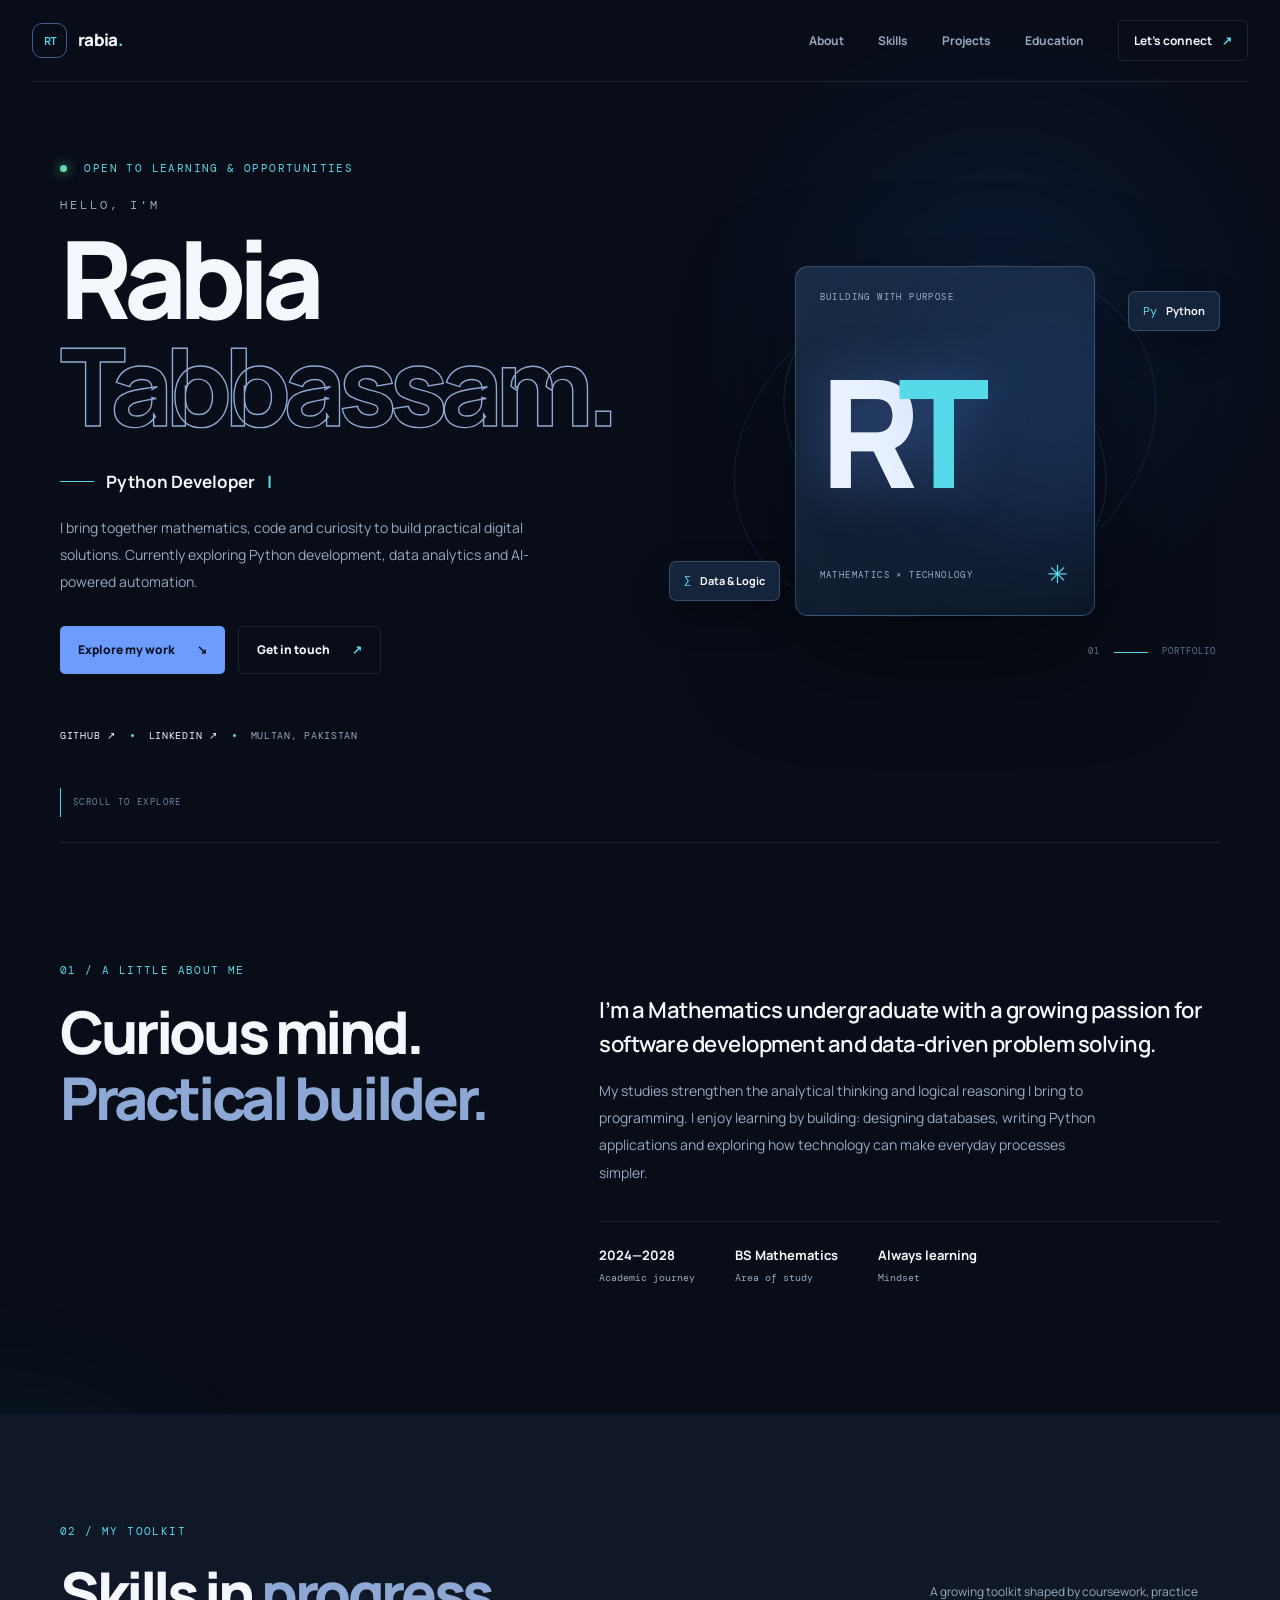
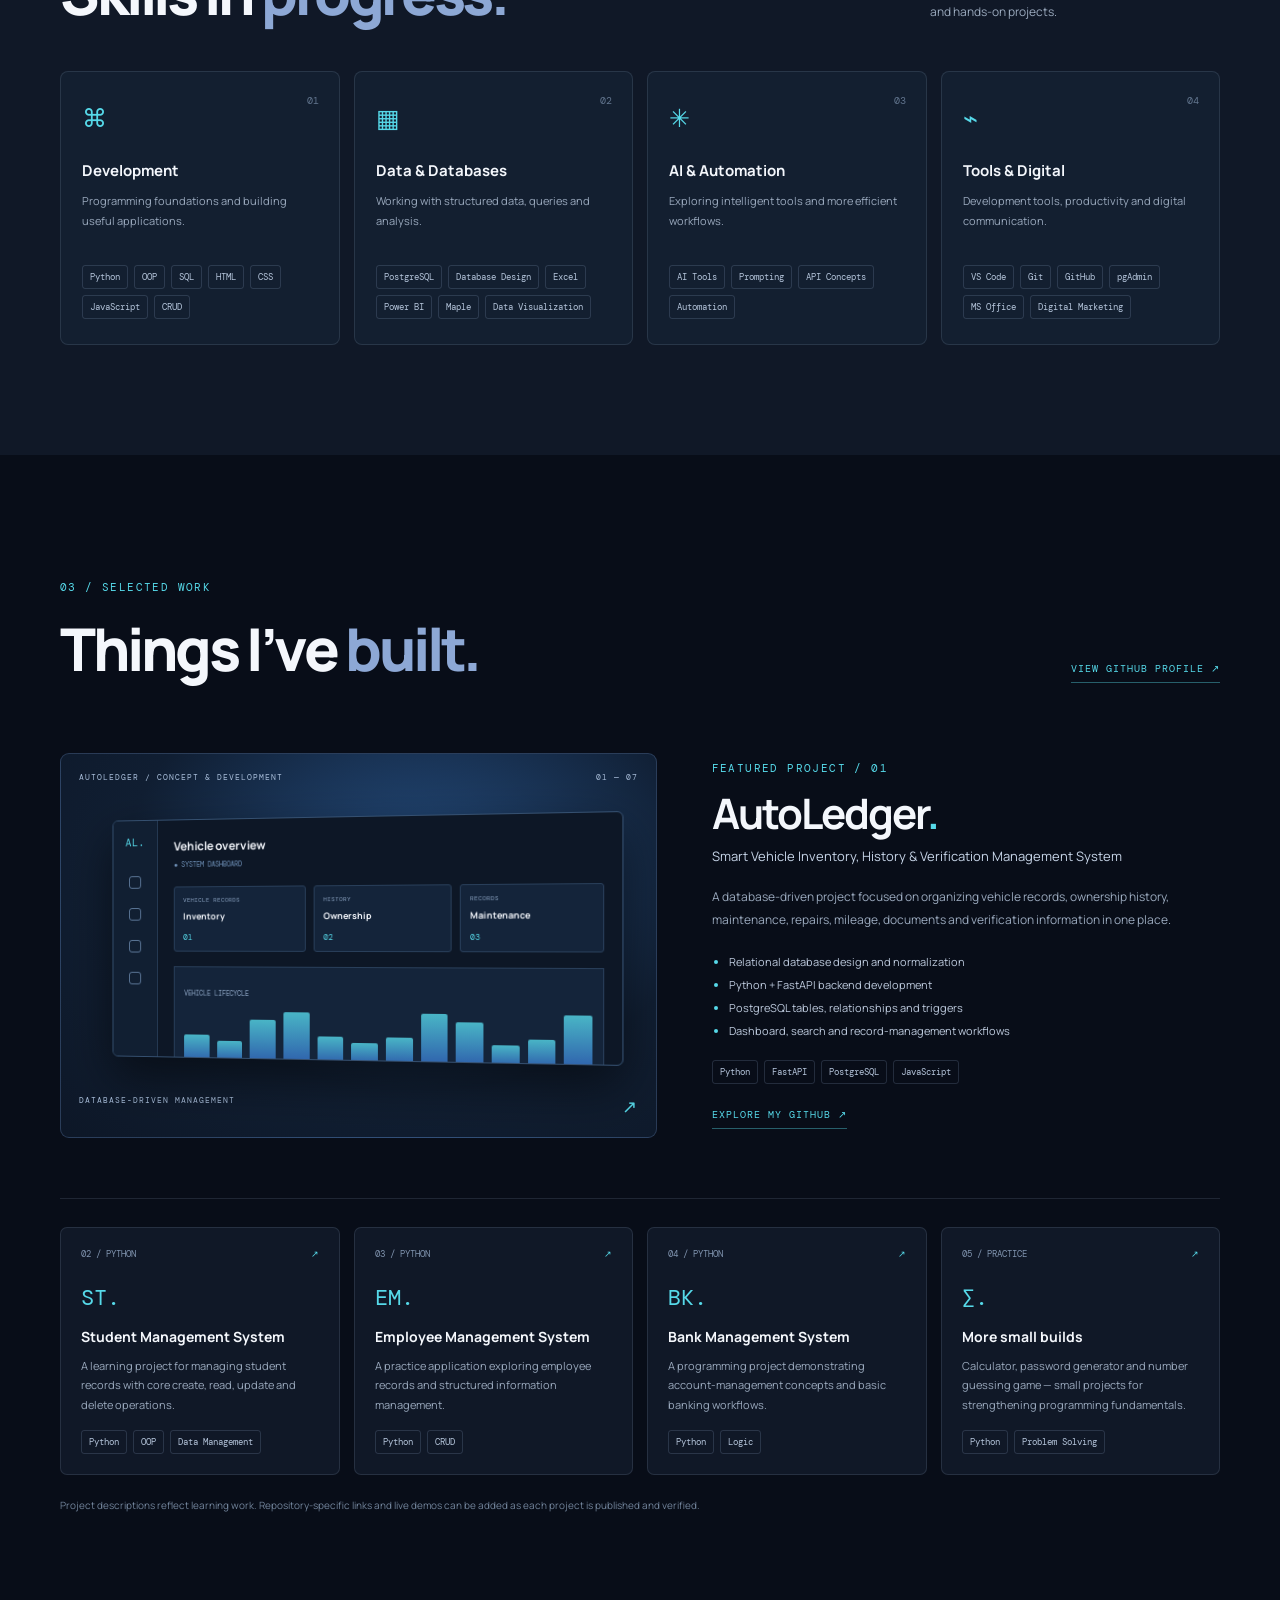
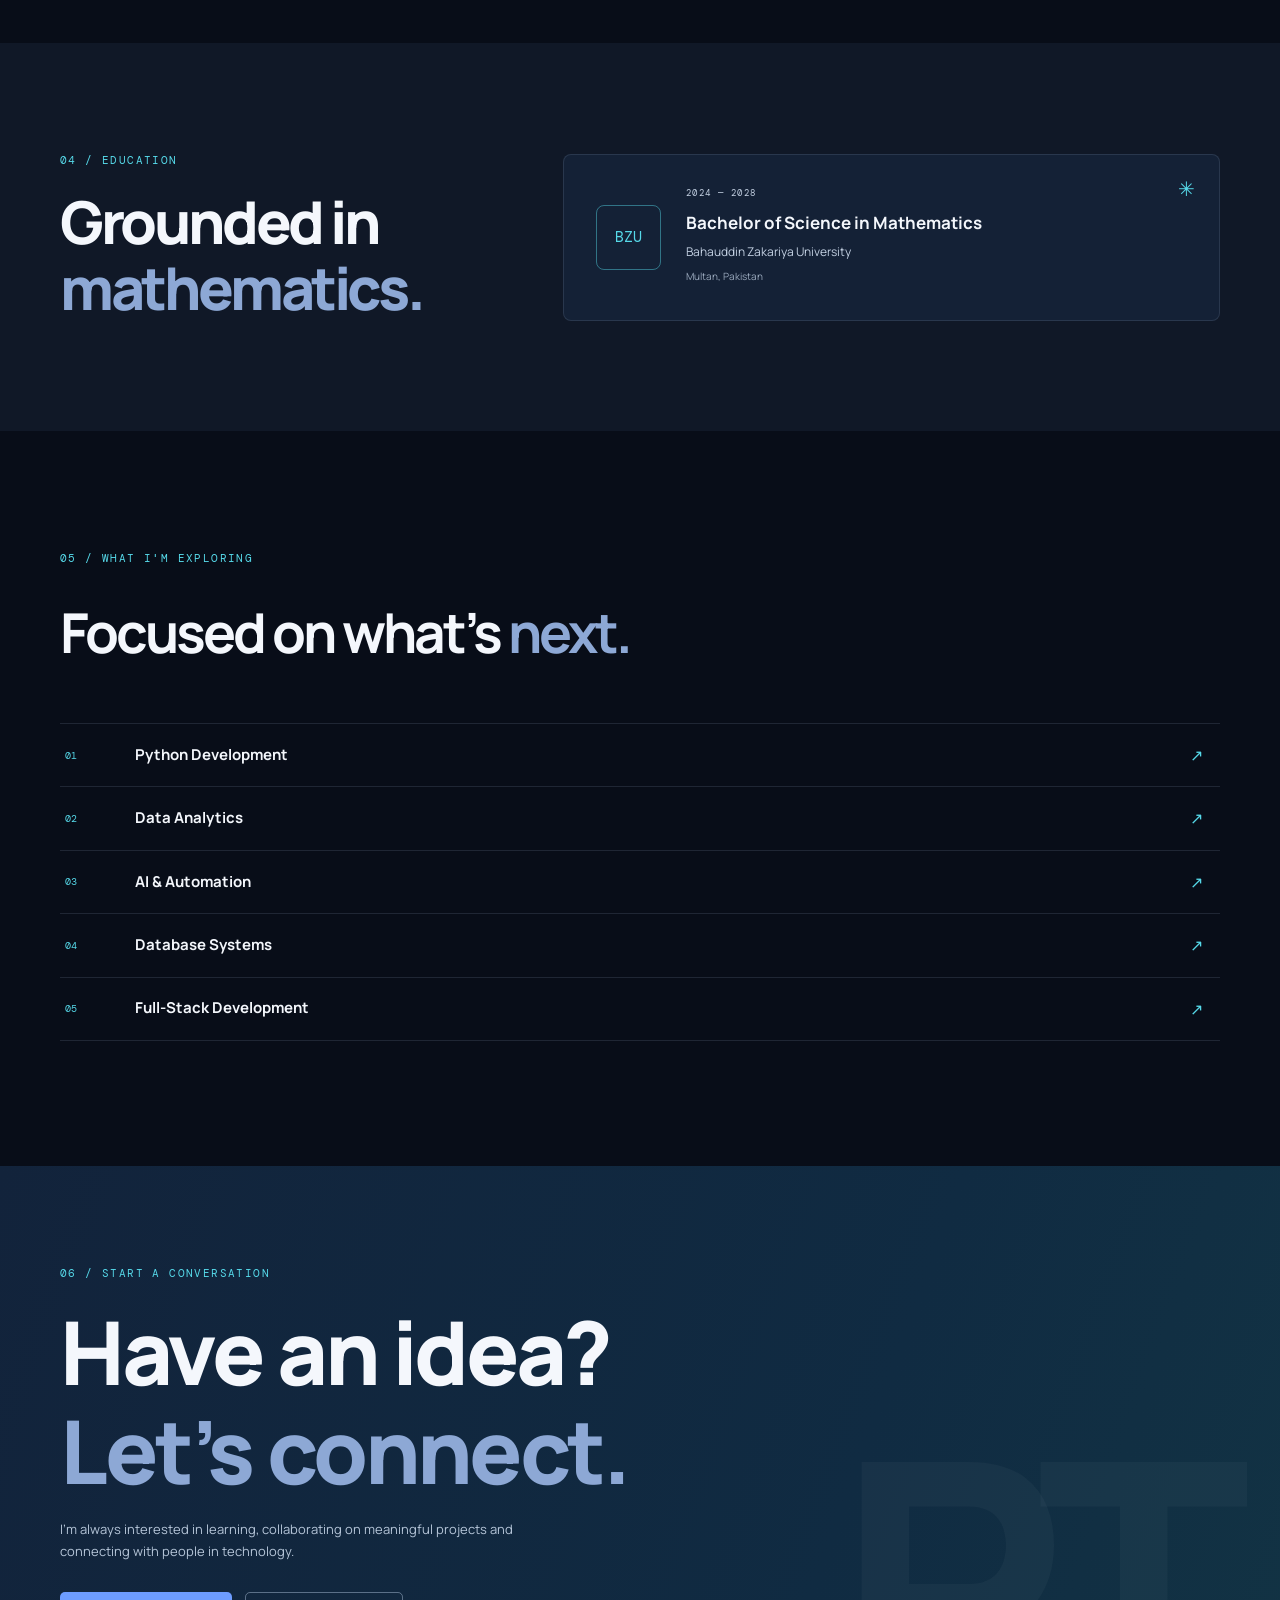
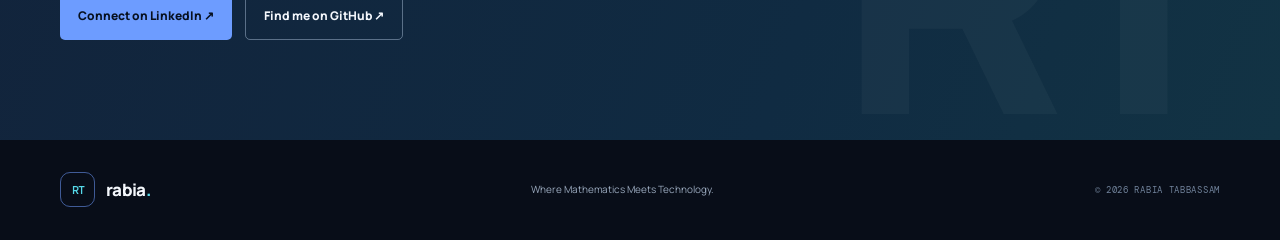
<file: index.html>
<!doctype html>
<html lang="en">
<head>
  <meta charset="utf-8">
  <meta name="viewport" content="width=device-width, initial-scale=1">
  <meta name="theme-color" content="#080d18">
  <meta name="description" content="Rabia Tabbassam — Mathematics student, Python developer, data analytics enthusiast and aspiring AI automation engineer.">
  <meta property="og:title" content="Rabia Tabbassam | Developer Portfolio">
  <meta property="og:description" content="Where Mathematics Meets Technology. Explore my projects, skills and learning journey.">
  <meta property="og:type" content="website">
  <title>Rabia Tabbassam | Python Developer & Data Analytics</title>
  <link rel="icon" href="assets/favicon.svg" type="image/svg+xml">
  <link rel="preconnect" href="https://fonts.googleapis.com">
  <link rel="preconnect" href="https://fonts.gstatic.com" crossorigin>
  <link href="https://fonts.googleapis.com/css2?family=DM+Mono:wght@400;500&family=Manrope:wght@400;500;600;700;800&display=swap" rel="stylesheet">
  <link rel="stylesheet" href="style.css">
  <script src="script.js" defer></script>
</head>
<body>
  <div class="page-glow glow-one"></div><div class="page-glow glow-two"></div>
  <header class="site-header">
    <a class="brand" href="#home" aria-label="Rabia Tabbassam home"><span class="brand-mark">RT</span><span>rabia<span class="brand-dot">.</span></span></a>
    <button class="menu-toggle" aria-label="Open navigation" aria-expanded="false" aria-controls="primary-nav"><span></span><span></span></button>
    <nav id="primary-nav" class="primary-nav" aria-label="Main navigation">
      <a href="#about">About</a><a href="#skills">Skills</a><a href="#projects">Projects</a><a href="#education">Education</a><a href="#contact" class="nav-contact">Let's connect <span>↗</span></a>
    </nav>
  </header>

  <main>
    <section class="hero section-wrap" id="home">
      <div class="hero-copy">
        <div class="eyebrow"><span class="status-dot"></span> OPEN TO LEARNING & OPPORTUNITIES</div>
        <p class="hero-kicker">HELLO, I'M</p>
        <h1>Rabia<br><span>Tabbassam.</span></h1>
        <div class="hero-role"><span class="role-line"></span><span id="role-text">Python Developer</span><span class="cursor">|</span></div>
        <p class="hero-description">I bring together mathematics, code and curiosity to build practical digital solutions. Currently exploring Python development, data analytics and AI-powered automation.</p>
        <div class="hero-actions"><a class="button button-primary" href="#projects">Explore my work <span>↘</span></a><a class="button button-quiet" href="#contact">Get in touch <span>↗</span></a></div>
        <div class="social-row"><a href="https://github.com/tabbassamrabia68-code" target="_blank" rel="noreferrer">GITHUB ↗</a><span></span><a href="https://www.linkedin.com/in/rabia-tabbassam/" target="_blank" rel="noreferrer">LINKEDIN ↗</a><span></span><p>MULTAN, PAKISTAN</p></div>
      </div>
      <div class="hero-art" aria-label="Abstract initials illustration">
        <div class="orbit orbit-outer"></div><div class="orbit orbit-inner"></div>
        <div class="hero-card"><span class="card-label">BUILDING WITH PURPOSE</span><div class="monogram">R<span>T</span></div><div class="card-bottom"><span>MATHEMATICS × TECHNOLOGY</span><span class="spark">✳</span></div></div>
        <div class="float-tag tag-python"><span class="tag-icon">Py</span> Python</div><div class="float-tag tag-data"><span class="tag-icon">∑</span> Data & Logic</div>
        <div class="art-index">01 <i></i> PORTFOLIO</div>
      </div>
      <a class="scroll-cue" href="#about"><span></span> SCROLL TO EXPLORE</a>
    </section>

    <section class="section-wrap intro-section" id="about">
      <div class="section-heading"><p class="eyebrow">01 / A LITTLE ABOUT ME</p><h2>Curious mind.<br><span>Practical builder.</span></h2></div>
      <div class="intro-content"><p class="intro-lead">I’m a Mathematics undergraduate with a growing passion for software development and data-driven problem solving.</p><p class="body-copy">My studies strengthen the analytical thinking and logical reasoning I bring to programming. I enjoy learning by building: designing databases, writing Python applications and exploring how technology can make everyday processes simpler.</p><div class="about-facts"><div><strong>2024—2028</strong><span>Academic journey</span></div><div><strong>BS Mathematics</strong><span>Area of study</span></div><div><strong>Always learning</strong><span>Mindset</span></div></div></div>
    </section>

    <section class="skills-section" id="skills"><div class="section-wrap">
      <div class="section-heading heading-row"><div><p class="eyebrow">02 / MY TOOLKIT</p><h2>Skills in <span>progress.</span></h2></div><p class="heading-note">A growing toolkit shaped by coursework, practice and hands-on projects.</p></div>
      <div class="skills-grid">
        <article class="skill-card"><div class="skill-number">01</div><div class="skill-symbol">⌘</div><h3>Development</h3><p>Programming foundations and building useful applications.</p><div class="chips"><span>Python</span><span>OOP</span><span>SQL</span><span>HTML</span><span>CSS</span><span>JavaScript</span><span>CRUD</span></div></article>
        <article class="skill-card"><div class="skill-number">02</div><div class="skill-symbol">▦</div><h3>Data & Databases</h3><p>Working with structured data, queries and analysis.</p><div class="chips"><span>PostgreSQL</span><span>Database Design</span><span>Excel</span><span>Power BI</span><span>Maple</span><span>Data Visualization</span></div></article>
        <article class="skill-card"><div class="skill-number">03</div><div class="skill-symbol">✳</div><h3>AI & Automation</h3><p>Exploring intelligent tools and more efficient workflows.</p><div class="chips"><span>AI Tools</span><span>Prompting</span><span>API Concepts</span><span>Automation</span></div></article>
        <article class="skill-card"><div class="skill-number">04</div><div class="skill-symbol">⌁</div><h3>Tools & Digital</h3><p>Development tools, productivity and digital communication.</p><div class="chips"><span>VS Code</span><span>Git</span><span>GitHub</span><span>pgAdmin</span><span>MS Office</span><span>Digital Marketing</span></div></article>
      </div>
    </div></section>

    <section class="section-wrap projects-section" id="projects">
      <div class="section-heading heading-row"><div><p class="eyebrow">03 / SELECTED WORK</p><h2>Things I’ve <span>built.</span></h2></div><a class="text-link" href="https://github.com/tabbassamrabia68-code" target="_blank" rel="noreferrer">VIEW GITHUB PROFILE ↗</a></div>
      <article class="featured-project">
        <div class="project-visual"><div class="visual-top"><span>AUTOLEDGER / CONCEPT & DEVELOPMENT</span><span>01 — 07</span></div><div class="dashboard-mock"><div class="mock-sidebar"><b>AL.</b><i></i><i></i><i></i><i></i></div><div class="mock-main"><div class="mock-title">Vehicle overview <small>● SYSTEM DASHBOARD</small></div><div class="mock-stats"><div><small>VEHICLE RECORDS</small><b>Inventory</b><em>01</em></div><div><small>HISTORY</small><b>Ownership</b><em>02</em></div><div><small>RECORDS</small><b>Maintenance</b><em>03</em></div></div><div class="mock-chart"><span>VEHICLE LIFECYCLE</span><div class="chart-bars"><i></i><i></i><i></i><i></i><i></i><i></i><i></i><i></i><i></i><i></i><i></i><i></i></div></div></div></div><div class="visual-bottom"><span>DATABASE-DRIVEN MANAGEMENT</span><span class="visual-arrow">↗</span></div></div>
        <div class="featured-copy"><p class="eyebrow">FEATURED PROJECT / 01</p><h3>AutoLedger<span>.</span></h3><p class="project-subtitle">Smart Vehicle Inventory, History & Verification Management System</p><p class="body-copy">A database-driven project focused on organizing vehicle records, ownership history, maintenance, repairs, mileage, documents and verification information in one place.</p><ul class="project-points"><li>Relational database design and normalization</li><li>Python + FastAPI backend development</li><li>PostgreSQL tables, relationships and triggers</li><li>Dashboard, search and record-management workflows</li></ul><div class="chips"><span>Python</span><span>FastAPI</span><span>PostgreSQL</span><span>JavaScript</span></div><a class="text-link project-link" href="https://github.com/tabbassamrabia68-code" target="_blank" rel="noreferrer">EXPLORE MY GITHUB ↗</a></div>
      </article>
      <div class="project-grid">
        <article class="project-card"><div class="project-card-top"><span>02 / PYTHON</span><span>↗</span></div><div class="mini-icon">ST.</div><h3>Student Management System</h3><p>A learning project for managing student records with core create, read, update and delete operations.</p><div class="chips"><span>Python</span><span>OOP</span><span>Data Management</span></div></article>
        <article class="project-card"><div class="project-card-top"><span>03 / PYTHON</span><span>↗</span></div><div class="mini-icon">EM.</div><h3>Employee Management System</h3><p>A practice application exploring employee records and structured information management.</p><div class="chips"><span>Python</span><span>CRUD</span></div></article>
        <article class="project-card"><div class="project-card-top"><span>04 / PYTHON</span><span>↗</span></div><div class="mini-icon">BK.</div><h3>Bank Management System</h3><p>A programming project demonstrating account-management concepts and basic banking workflows.</p><div class="chips"><span>Python</span><span>Logic</span></div></article>
        <article class="project-card"><div class="project-card-top"><span>05 / PRACTICE</span><span>↗</span></div><div class="mini-icon">∑.</div><h3>More small builds</h3><p>Calculator, password generator and number guessing game — small projects for strengthening programming fundamentals.</p><div class="chips"><span>Python</span><span>Problem Solving</span></div></article>
      </div>
      <p class="project-footnote">Project descriptions reflect learning work. Repository-specific links and live demos can be added as each project is published and verified.</p>
    </section>

    <section class="education-section" id="education"><div class="section-wrap education-layout"><div class="section-heading"><p class="eyebrow">04 / EDUCATION</p><h2>Grounded in<br><span>mathematics.</span></h2></div><article class="education-card"><div class="edu-mark">BZU</div><div><p class="eyebrow">2024 — 2028</p><h3>Bachelor of Science in Mathematics</h3><p>Bahauddin Zakariya University</p><span class="edu-location">Multan, Pakistan</span></div><span class="edu-star">✳</span></article></div></section>

    <section class="section-wrap interests-section"><p class="eyebrow">05 / WHAT I'M EXPLORING</p><h2>Focused on what’s <span>next.</span></h2><div class="interest-list"><div><span>01</span><b>Python Development</b><i>↗</i></div><div><span>02</span><b>Data Analytics</b><i>↗</i></div><div><span>03</span><b>AI & Automation</b><i>↗</i></div><div><span>04</span><b>Database Systems</b><i>↗</i></div><div><span>05</span><b>Full-Stack Development</b><i>↗</i></div></div></section>

    <section class="contact-section" id="contact"><div class="section-wrap contact-inner"><p class="eyebrow">06 / START A CONVERSATION</p><h2>Have an idea?<br><span>Let’s connect.</span></h2><p>I’m always interested in learning, collaborating on meaningful projects and connecting with people in technology.</p><div class="contact-actions"><a class="button button-primary" href="https://www.linkedin.com/in/rabia-tabbassam/" target="_blank" rel="noreferrer">Connect on LinkedIn ↗</a><a class="button button-outline" href="https://github.com/tabbassamrabia68-code" target="_blank" rel="noreferrer">Find me on GitHub ↗</a></div></div></section>
  </main>
  <footer class="site-footer"><a class="brand" href="#home"><span class="brand-mark">RT</span><span>rabia<span class="brand-dot">.</span></span></a><p>Where Mathematics Meets Technology.</p><span>© <span id="year"></span> RABIA TABBASSAM</span></footer>
</body>
</html>
</file>
<file: style.css>
:root{--bg:#080d18;--surface:#101827;--card:#121e30;--line:rgba(169,190,220,.14);--text:#f4f7fc;--muted:#9aa9bd;--blue:#6d9cff;--cyan:#56d9e9;--font:'Manrope',sans-serif;--mono:'DM Mono',monospace}*{box-sizing:border-box}html{scroll-behavior:smooth;scroll-padding-top:90px}body{margin:0;background:var(--bg);color:var(--text);font-family:var(--font);line-height:1.65;overflow-x:hidden}a{color:inherit;text-decoration:none}button{font:inherit}.page-glow{position:absolute;pointer-events:none;filter:blur(90px);opacity:.14;border-radius:50%;z-index:-1}.glow-one{width:360px;height:360px;background:#2469dc;top:140px;right:8%}.glow-two{width:300px;height:300px;background:#12b9c9;top:1450px;left:-150px}.section-wrap{width:min(1160px,calc(100% - 64px));margin-inline:auto}.site-header{height:82px;width:min(1280px,calc(100% - 64px));margin:auto;display:flex;align-items:center;justify-content:space-between;border-bottom:1px solid var(--line);position:relative;z-index:5}.brand{display:flex;align-items:center;gap:11px;font-size:17px;font-weight:800;letter-spacing:-.7px}.brand-mark{display:grid;place-items:center;width:35px;height:35px;border:1px solid rgba(109,156,255,.55);border-radius:10px;color:var(--cyan);font:500 12px var(--mono);letter-spacing:-1px}.brand-dot,.featured-copy h3 span{color:var(--cyan)}.primary-nav{display:flex;align-items:center;gap:34px;color:var(--muted);font-size:12px;font-weight:700}.primary-nav a:hover,.text-link:hover{color:var(--cyan)}.nav-contact{border:1px solid var(--line);padding:10px 15px;border-radius:5px;color:var(--text)}.nav-contact span{color:var(--cyan);margin-left:8px}.menu-toggle{display:none;background:none;border:0;color:white}.hero{min-height:690px;display:grid;grid-template-columns:1.05fr .95fr;align-items:center;position:relative;padding-top:34px;padding-bottom:75px}.hero-copy{padding:45px 0 25px}.eyebrow{font:11px var(--mono);letter-spacing:1.4px;color:var(--cyan);margin:0 0 22px}.status-dot{display:inline-block;width:7px;height:7px;border-radius:50%;background:#63dbab;box-shadow:0 0 12px #63dbab;margin-right:9px}.hero-kicker{font:12px var(--mono);letter-spacing:3px;color:var(--muted);margin:0 0 12px}.hero h1{font-size:clamp(64px,8.5vw,108px);letter-spacing:-8px;line-height:.99;margin:0;font-weight:800}.hero h1 span{color:transparent;-webkit-text-stroke:1.4px #8fa9d4}.hero-role{display:flex;align-items:center;gap:12px;margin:29px 0 18px;font-size:17px;font-weight:700}.role-line{width:34px;height:1px;background:var(--cyan)}.cursor{color:var(--cyan);animation:blink 1s steps(2,start) infinite}.hero-description,.body-copy{max-width:510px;color:var(--muted);font-size:14px;line-height:1.95}.hero-actions,.contact-actions{display:flex;gap:13px;flex-wrap:wrap;margin-top:30px}.button{display:inline-flex;align-items:center;gap:22px;padding:13px 18px;border-radius:5px;font-size:12px;font-weight:800;transition:transform .2s,background .2s}.button:hover{transform:translateY(-3px)}.button-primary{background:var(--blue);color:#07101f}.button-primary:hover{background:#8aafff}.button-quiet{border:1px solid var(--line);color:var(--text)}.button-quiet span{color:var(--cyan)}.social-row{display:flex;align-items:center;gap:15px;margin-top:55px;color:var(--muted);font:10px var(--mono);letter-spacing:.7px}.social-row a{color:var(--text)}.social-row>span{height:3px;width:3px;background:var(--cyan);border-radius:50%}.social-row p{margin:0}.hero-art{height:480px;position:relative;display:grid;place-items:center}.orbit{position:absolute;border:1px solid rgba(117,159,224,.15);border-radius:50%;transform:rotate(-25deg)}.orbit-outer{width:440px;height:330px}.orbit-inner{width:350px;height:260px;transform:rotate(35deg);border-color:rgba(86,217,233,.19)}.hero-card{width:300px;height:350px;background:linear-gradient(145deg,rgba(27,47,74,.95),rgba(12,22,37,.97));border:1px solid rgba(142,174,222,.3);border-radius:13px;box-shadow:0 35px 100px #0008;position:relative;padding:24px;display:flex;flex-direction:column;justify-content:space-between;overflow:hidden}.hero-card:before{content:'';position:absolute;width:220px;height:220px;border-radius:50%;background:#326bc4;filter:blur(85px);opacity:.35;right:-80px;top:35px}.card-label,.card-bottom{font:9px var(--mono);letter-spacing:1.4px;color:#9eafc9;position:relative}.monogram{font-size:150px;font-weight:800;letter-spacing:-23px;line-height:1;color:#e9f1ff;position:relative;text-shadow:0 0 55px #6d9cff55}.monogram span{color:var(--cyan)}.card-bottom{display:flex;justify-content:space-between;align-items:center}.spark{font-size:25px;color:var(--cyan)}.float-tag{position:absolute;background:#15243a;border:1px solid rgba(144,179,230,.28);padding:10px 14px;border-radius:7px;box-shadow:0 15px 35px #0005;font-size:11px;font-weight:700;display:flex;align-items:center;gap:9px}.tag-python{top:90px;right:0}.tag-data{bottom:80px;left:0}.tag-icon{font:12px var(--mono);color:var(--cyan)}.art-index{position:absolute;right:4px;bottom:24px;color:#62758f;font:9px var(--mono);letter-spacing:1px}.art-index i{display:inline-block;width:34px;height:1px;background:var(--cyan);vertical-align:middle;margin:0 8px}.scroll-cue{position:absolute;bottom:25px;left:0;display:flex;align-items:center;gap:12px;color:#74859d;font:9px var(--mono);letter-spacing:1.4px}.scroll-cue span{height:29px;width:1px;background:var(--cyan)}.intro-section{padding-top:120px;padding-bottom:130px;display:grid;grid-template-columns:.85fr 1.15fr;gap:80px;border-top:1px solid var(--line)}.section-heading h2,.contact-inner h2{font-size:clamp(38px,5vw,59px);letter-spacing:-3.4px;line-height:1.12;margin:0;font-weight:800}.section-heading h2 span,.contact-inner h2 span{color:#8da8d5}.intro-content{padding-top:30px}.intro-lead{font-size:22px;line-height:1.55;letter-spacing:-.5px;font-weight:600;margin:0 0 16px;max-width:650px}.about-facts{display:flex;gap:40px;margin-top:35px;padding-top:23px;border-top:1px solid var(--line)}.about-facts div{display:flex;flex-direction:column;gap:5px}.about-facts strong{font-size:13px}.about-facts span{font:10px var(--mono);color:var(--muted)}.skills-section,.education-section{background:var(--surface);padding:110px 0}.heading-row{display:flex;justify-content:space-between;align-items:end;margin-bottom:45px}.heading-note{max-width:290px;color:var(--muted);font-size:12px;margin:0 0 5px}.skills-grid{display:grid;grid-template-columns:repeat(4,1fr);gap:14px}.skill-card{position:relative;min-height:270px;background:#131f30;border:1px solid var(--line);border-radius:8px;padding:25px 21px;transition:transform .25s,border-color .25s}.skill-card:hover,.project-card:hover{transform:translateY(-5px);border-color:#527dbd}.skill-number{position:absolute;right:20px;top:22px;color:#62758e;font:10px var(--mono)}.skill-symbol{font-size:25px;color:var(--cyan);margin-bottom:20px}.skill-card h3{font-size:15px;margin:0 0 8px}.skill-card p,.project-card p{font-size:11px;color:var(--muted);line-height:1.8;min-height:54px;margin:0 0 20px}.chips{display:flex;flex-wrap:wrap;gap:6px}.chips span{font:9px var(--mono);color:#b5c5db;border:1px solid rgba(145,170,205,.2);padding:5px 7px;border-radius:3px}.projects-section{padding-top:125px;padding-bottom:120px}.text-link{font:10px var(--mono);letter-spacing:1px;color:var(--cyan);border-bottom:1px solid rgba(86,217,233,.4);padding-bottom:7px}.featured-project{display:grid;grid-template-columns:1.08fr .92fr;gap:55px;align-items:center;padding:25px 0 60px;border-bottom:1px solid var(--line)}.project-visual{height:385px;background:radial-gradient(ellipse at 60% 30%,#234b7d,#101e32 58%,#0d1727);border:1px solid rgba(123,164,222,.25);border-radius:9px;padding:18px;display:flex;flex-direction:column;justify-content:space-between;overflow:hidden}.visual-top,.visual-bottom{display:flex;justify-content:space-between;color:#a8bdd9;font:8px var(--mono);letter-spacing:1px}.dashboard-mock{display:flex;width:92%;height:245px;margin:auto;background:#0d1726;border:1px solid #355070;border-radius:6px;box-shadow:0 20px 50px #0008;overflow:hidden;transform:perspective(800px) rotateY(-7deg)}.mock-sidebar{width:48px;background:#111f32;border-right:1px solid #263b55;display:flex;align-items:center;flex-direction:column;gap:20px;padding:15px 0}.mock-sidebar b{font:11px var(--mono);color:var(--cyan);margin-bottom:8px}.mock-sidebar i{width:13px;height:13px;border:1px solid #5c7798;border-radius:3px}.mock-main{padding:17px;flex:1}.mock-title{font-size:12px;font-weight:700}.mock-title small{display:block;font:7px var(--mono);color:#6f91b8;margin-top:4px}.mock-stats{display:grid;grid-template-columns:repeat(3,1fr);gap:8px;margin-top:18px}.mock-stats div{background:#14243a;padding:9px;border:1px solid #293f5a;border-radius:3px}.mock-stats small,.mock-stats b,.mock-stats em{display:block}.mock-stats small{font:6px var(--mono);color:#8da5c4}.mock-stats b{font-size:9px;margin-top:6px}.mock-stats em{font:8px var(--mono);color:var(--cyan);font-style:normal;margin-top:8px}.mock-chart{margin-top:15px;background:#14243a;border:1px solid #293f5a;padding:10px}.mock-chart>span{font:7px var(--mono);color:#8da5c4}.chart-bars{height:53px;display:flex;align-items:end;gap:8px;margin-top:6px}.chart-bars i{flex:1;background:linear-gradient(#56d9e9,#3672c9);height:var(--h,50%);border-radius:2px 2px 0 0;opacity:.8}.chart-bars i:nth-child(3n){--h:80%}.chart-bars i:nth-child(2n){--h:38%}.chart-bars i:nth-child(4n){--h:95%}.visual-arrow{font-size:18px;color:var(--cyan)}.featured-copy .eyebrow{margin-bottom:13px}.featured-copy h3{font-size:42px;letter-spacing:-2px;margin:0;line-height:1.2}.project-subtitle{font-size:13px;color:#c7d5e8;margin:8px 0 17px}.featured-copy .body-copy{font-size:12px}.project-points{padding-left:17px;color:#bdcadd;font-size:11px;line-height:2.1;margin:18px 0}.project-points li::marker{color:var(--cyan)}.project-link{display:inline-block;margin-top:24px}.project-grid{display:grid;grid-template-columns:repeat(4,1fr);gap:14px;padding-top:28px}.project-card{background:var(--surface);border:1px solid var(--line);border-radius:7px;padding:20px;min-height:235px;transition:transform .25s,border-color .25s}.project-card-top{display:flex;justify-content:space-between;color:#8094af;font:9px var(--mono)}.project-card-top span:last-child{color:var(--cyan)}.mini-icon{font:22px var(--mono);color:var(--cyan);margin:23px 0 13px}.project-card h3{font-size:14px;margin:0 0 8px}.project-card p{min-height:60px;margin-bottom:14px}.project-footnote{font-size:10px;color:#72849b;margin-top:22px}.education-layout{display:grid;grid-template-columns:.8fr 1.2fr;gap:65px;align-items:center}.education-card{display:flex;align-items:center;gap:25px;background:#142136;border:1px solid var(--line);padding:32px;border-radius:8px;position:relative}.edu-mark{width:65px;height:65px;flex:0 0 65px;display:grid;place-items:center;border:1px solid rgba(86,217,233,.45);border-radius:8px;color:var(--cyan);font:15px var(--mono)}.education-card .eyebrow{font-size:9px;margin-bottom:10px}.education-card h3{font-size:17px;margin:0 0 5px}.education-card p{font-size:12px;color:#c3d0e2;margin:0}.edu-location{font-size:10px;color:var(--muted)}.edu-star{position:absolute;right:24px;top:17px;color:var(--cyan);font-size:20px}.interests-section{padding-top:120px;padding-bottom:125px}.interests-section h2{font-size:clamp(36px,5vw,55px);letter-spacing:-3px;margin:0 0 45px}.interests-section h2 span{color:#8da8d5}.interest-list{border-top:1px solid var(--line)}.interest-list div{display:grid;grid-template-columns:70px 1fr 25px;align-items:center;padding:18px 5px;border-bottom:1px solid var(--line);transition:padding .2s}.interest-list div:hover{padding-left:15px}.interest-list span{font:10px var(--mono);color:var(--cyan)}.interest-list b{font-size:15px}.interest-list i{font-style:normal;color:var(--cyan)}.contact-section{background:linear-gradient(110deg,#12233b,#102b42 65%,#123344);padding:100px 0;position:relative;overflow:hidden}.contact-section:after{content:'RT';position:absolute;right:5%;bottom:-130px;font-size:350px;font-weight:800;letter-spacing:-35px;color:#ffffff08;pointer-events:none}.contact-inner{position:relative;z-index:1}.contact-inner h2{font-size:clamp(55px,8vw,88px)}.contact-inner>p:not(.eyebrow){max-width:480px;color:#b5c5d8;font-size:13px;margin-top:20px}.button-outline{border:1px solid rgba(202,222,247,.4);color:var(--text)}.site-footer{width:min(1160px,calc(100% - 64px));margin:auto;min-height:100px;display:flex;align-items:center;justify-content:space-between;gap:20px}.site-footer p{font-size:10px;color:var(--muted)}.site-footer>span{font:9px var(--mono);color:#71839b;letter-spacing:.7px}:focus-visible{outline:2px solid var(--cyan);outline-offset:4px}@keyframes blink{to{visibility:hidden}}@media(max-width:950px){.hero{grid-template-columns:1fr .8fr}.hero h1{font-size:76px}.hero-art{transform:scale(.85)}.skills-grid,.project-grid{grid-template-columns:repeat(2,1fr)}.featured-project{gap:30px}.intro-section{gap:40px}.education-layout{gap:30px}}@media(max-width:700px){.section-wrap,.site-footer{width:calc(100% - 40px)}.site-header{width:calc(100% - 40px);height:70px}.menu-toggle{display:flex;flex-direction:column;gap:6px;padding:10px}.menu-toggle span{width:23px;height:1px;background:white}.primary-nav{display:none;position:absolute;top:69px;left:0;right:0;padding:22px;background:#101a2a;border:1px solid var(--line);border-radius:0 0 8px 8px;flex-direction:column;align-items:stretch;gap:18px}.primary-nav.open{display:flex}.nav-contact{align-self:flex-start}.hero{display:flex;flex-direction:column;align-items:stretch;padding-top:55px;padding-bottom:80px;min-height:0}.hero-copy{padding:0}.hero h1{font-size:clamp(65px,16vw,92px);letter-spacing:-6px}.hero-role{margin-top:23px}.hero-description{font-size:13px}.hero-art{height:370px;transform:scale(.85);margin:-5px -25px 0}.hero-card{width:270px;height:310px}.monogram{font-size:130px}.orbit-outer{width:350px;height:280px}.orbit-inner{width:300px;height:230px}.tag-python{right:2%}.tag-data{left:1%}.scroll-cue{bottom:18px}.social-row{margin-top:35px;flex-wrap:wrap}.intro-section{padding-top:80px;padding-bottom:85px;display:block}.intro-content{padding-top:27px}.intro-lead{font-size:19px}.about-facts{gap:18px;justify-content:space-between}.about-facts strong{font-size:11px}.about-facts span{font-size:8px}.skills-section,.education-section{padding:80px 0}.heading-row{display:block}.heading-note{margin-top:20px}.skills-grid{grid-template-columns:1fr 1fr;gap:9px}.skill-card{padding:19px 14px;min-height:285px}.skill-card p{font-size:10px}.projects-section{padding-top:85px;padding-bottom:85px}.heading-row .text-link{display:inline-block;margin-top:25px}.featured-project{grid-template-columns:1fr;gap:30px;padding-bottom:40px}.project-visual{height:310px;padding:13px}.dashboard-mock{height:205px;width:100%}.mock-main{padding:11px}.mock-stats{gap:4px}.mock-stats div{padding:6px}.project-grid{grid-template-columns:1fr 1fr;gap:9px}.project-card{padding:15px;min-height:255px}.project-card h3{font-size:12px}.project-card p{font-size:10px}.education-layout{display:block}.education-card{margin-top:35px;padding:23px 16px;gap:15px}.edu-mark{width:52px;height:52px;flex-basis:52px;font-size:12px}.education-card h3{font-size:13px;max-width:210px}.edu-star{right:12px}.interests-section{padding:85px 0}.interest-list b{font-size:13px}.contact-section{padding:80px 0}.contact-inner h2{font-size:60px}.site-footer{padding:25px 0;flex-wrap:wrap}.site-footer p{order:3;width:100%;margin:0}.site-footer>span{font-size:8px}}@media(max-width:390px){.skills-grid,.project-grid{grid-template-columns:1fr}.skill-card{min-height:0}.skill-card p{min-height:0}.project-card{min-height:0}.project-card p{min-height:0}.hero-art{margin-inline:-45px}.about-facts{gap:10px}.about-facts strong{font-size:10px}}@media(prefers-reduced-motion:reduce){*,*::before,*::after{scroll-behavior:auto!important;animation-duration:.01ms!important;animation-iteration-count:1!important;transition-duration:.01ms!important}}
</file>
